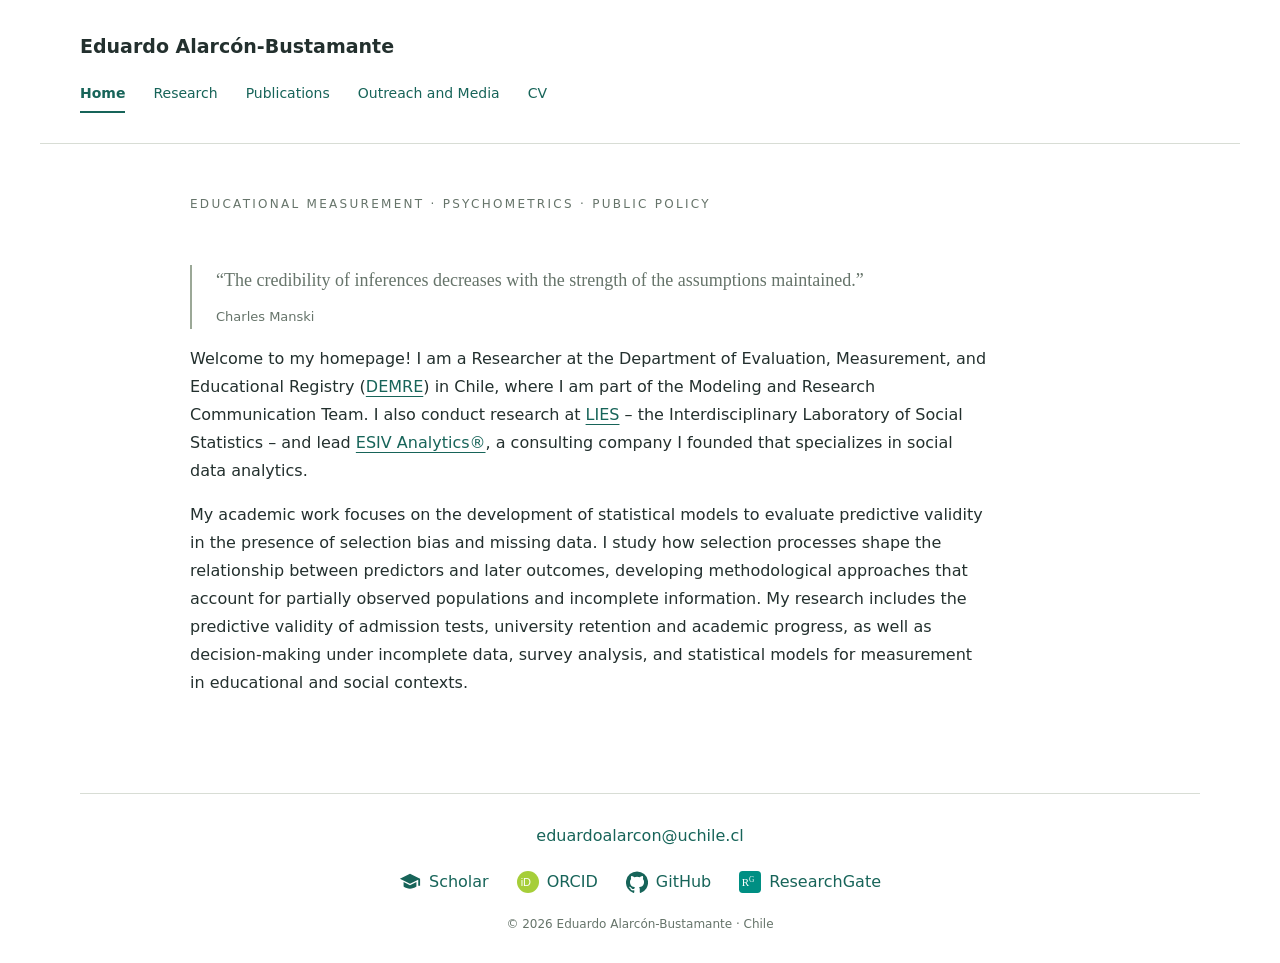
<file: index.html>
<!doctype html>
<html lang="en">
<head>
  <meta charset="utf-8">
  <meta name="viewport" content="width=device-width,initial-scale=1">

  <title>Home | Eduardo Alarcón-Bustamante</title>

  <meta name="description"
        content="Eduardo Alarcón-Bustamante. Research in psychometrics, educational measurement, predictive validity, selection bias and missing data.">

  <link rel="stylesheet" href="style.css">

  <style>
    .profile-footer {
      display: flex;
      flex-direction: column;
      align-items: center;
      gap: 18px;
      text-align: center;
      padding: 28px 20px;
    }

    .profile-email {
      font-size: 16px;
      text-decoration: none;
    }

    .profile-links {
      display: flex;
      justify-content: center;
      flex-wrap: wrap;
      gap: 18px 28px;
    }

    .profile-links a {
      display: inline-flex;
      align-items: center;
      gap: 8px;
      font-size: 16px;
      text-decoration: none;
    }

    .profile-links a:hover,
    .profile-email:hover {
      text-decoration: underline;
    }

    .profile-links svg {
      width: 22px;
      height: 22px;
      flex-shrink: 0;
    }

    .profile-copyright {
      font-size: 12px;
    }
  </style>
</head>

<body>
  <header>
    <a class="brand" href="index.html">
      Eduardo Alarcón-Bustamante
    </a>

    <nav aria-label="Main navigation">
      <a href="index.html" aria-current="page">Home</a>
      <a href="research.html">Research</a>
      <a href="publications.html">Publications</a>
      <a href="outreach.html">Outreach and Media</a>
      <a href="cv.html">CV</a>
    </nav>
  </header>

  <main id="main">
    <p class="eyebrow">
      Educational Measurement · Psychometrics · Public Policy
    </p>

    <div class="content">
      <blockquote>
        “The credibility of inferences decreases with the strength
        of the assumptions maintained.”
        <cite>Charles Manski</cite>
      </blockquote>

      <p>
        Welcome to my homepage! I am a Researcher at the Department
        of Evaluation, Measurement, and Educational Registry
        (<a href="https://uchile.cl/DEMRE"
            target="_blank"
            rel="noopener noreferrer">DEMRE</a>)
        in Chile, where I am part of the Modeling and Research
        Communication Team. I also conduct research at
        <a href="https://lies.mat.uc.cl/"
           target="_blank"
           rel="noopener noreferrer">LIES</a>
        – the Interdisciplinary Laboratory of Social Statistics –
        and lead
        <a href="https://esivanalytics.cl/"
           target="_blank"
           rel="noopener noreferrer">ESIV Analytics®</a>,
        a consulting company I founded that specializes in social
        data analytics.
      </p>

      <p>
        My academic work focuses on the development of statistical
        models to evaluate predictive validity in the presence of
        selection bias and missing data. I study how selection
        processes shape the relationship between predictors and later
        outcomes, developing methodological approaches that account
        for partially observed populations and incomplete information.
        My research includes the predictive validity of admission tests,
        university retention and academic progress, as well as
        decision-making under incomplete data, survey analysis, and
        statistical models for measurement in educational and social
        contexts.
      </p>
    </div>
  </main>

  <footer class="profile-footer">
    <a class="profile-email" href="mailto:eduardoalarcon@uchile.cl">
      eduardoalarcon@uchile.cl
    </a>

    <div class="profile-links">

      <a href="https://scholar.google.com/citations?hl=es&amp;user=qdBU7lgAAAAJ"
         target="_blank"
         rel="noopener noreferrer">
        <svg viewBox="0 0 24 24"
             fill="currentColor"
             aria-hidden="true">
          <path d="M12 3 1 8.5 12 14l9-4.5V16h2V8.5L12 3Zm-7 9v5c4 3 10 3 14 0v-5l-7 3.5L5 12Z"/>
        </svg>
        Scholar
      </a>

      <a href="https://orcid.org/0000-0003-3121-483X"
         target="_blank"
         rel="noopener noreferrer">
        <svg viewBox="0 0 24 24" aria-hidden="true">
          <circle cx="12" cy="12" r="12" fill="#A6CE39"/>
          <text x="4" y="16"
                fill="#ffffff"
                font-family="Arial, sans-serif"
                font-size="12">iD</text>
        </svg>
        ORCID
      </a>

      <a href="https://github.com/edalarconb"
         target="_blank"
         rel="noopener noreferrer">
        <svg viewBox="0 0 24 24"
             fill="currentColor"
             aria-hidden="true">
          <path d="M12 .5a12 12 0 0 0-3.79 23.39c.6.11.82-.26.82-.58v-2.23c-3.34.73-4.04-1.42-4.04-1.42-.55-1.39-1.33-1.76-1.33-1.76-1.09-.75.08-.73.08-.73 1.2.08 1.84 1.23 1.84 1.23 1.07 1.83 2.81 1.3 3.5.99.11-.78.42-1.3.76-1.6-2.66-.3-5.47-1.33-5.47-5.93 0-1.31.47-2.38 1.24-3.22-.12-.3-.54-1.52.12-3.17 0 0 1.01-.32 3.3 1.23a11.5 11.5 0 0 1 6 0c2.29-1.55 3.3-1.23 3.3-1.23.66 1.65.24 2.87.12 3.17.77.84 1.24 1.91 1.24 3.22 0 4.61-2.81 5.63-5.49 5.93.43.37.82 1.1.82 2.22v3.3c0 .32.22.7.83.58A12 12 0 0 0 12 .5Z"/>
        </svg>
        GitHub
      </a>

      <a href="https://www.researchgate.net/profile/Eduardo-Alarcon-Bustamante/research"
         target="_blank"
         rel="noopener noreferrer">
        <svg viewBox="0 0 24 24" aria-hidden="true">
          <rect width="24" height="24" rx="4" fill="#008F83"/>
          <text x="3" y="16"
                fill="#ffffff"
                font-family="Georgia, serif"
                font-size="12">R<tspan baseline-shift="super"
                                    font-size="8">G</tspan></text>
        </svg>
        ResearchGate
      </a>

    </div>

    <span class="profile-copyright">
      © 2026 Eduardo Alarcón-Bustamante · Chile
    </span>
  </footer>
</body>
</html>
</file>
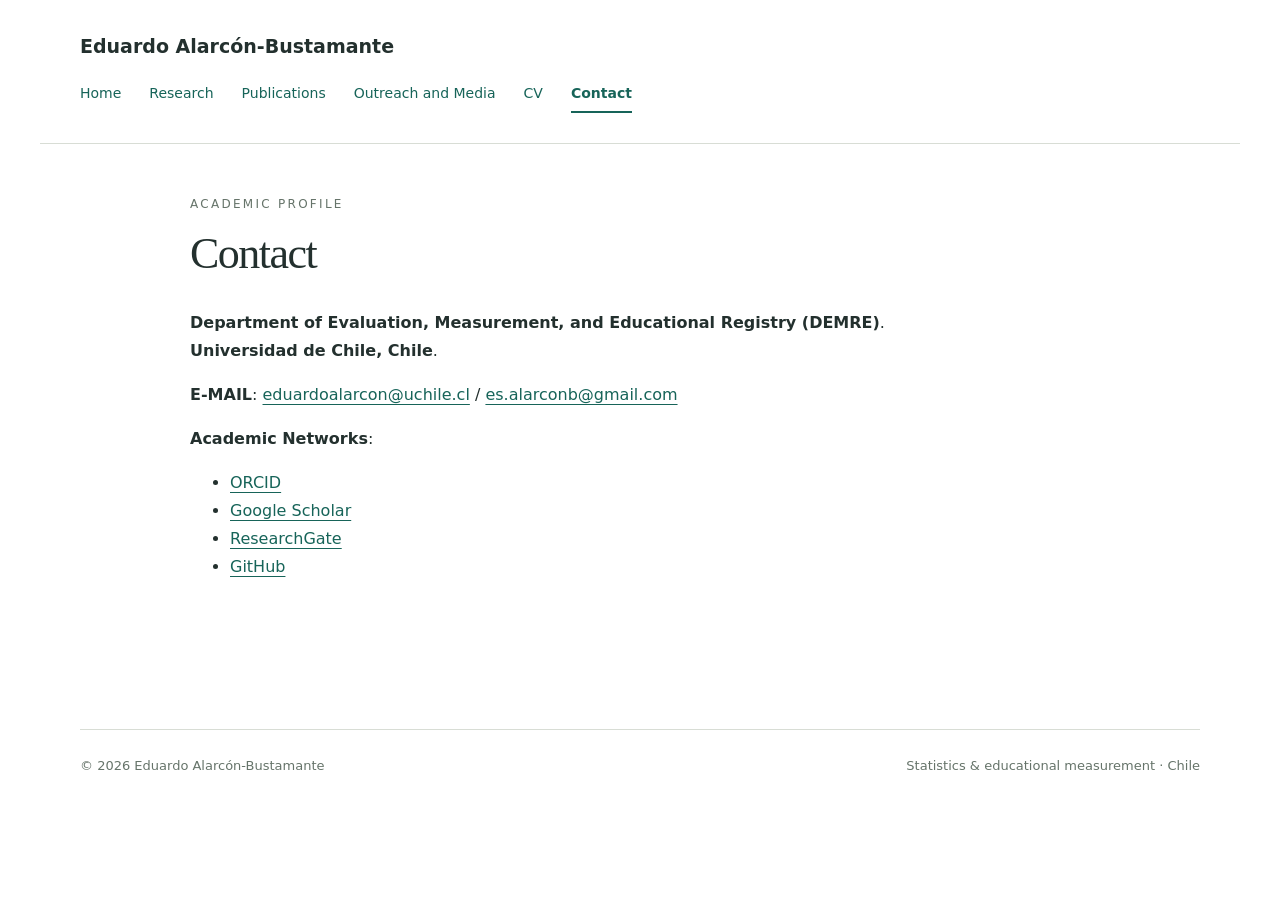
<file: contact.html>
<!doctype html><html lang="en"><head><meta charset="utf-8"><meta name="viewport" content="width=device-width,initial-scale=1"><title>Contact | Eduardo Alarcón-Bustamante</title><meta name="description" content="Contact — Eduardo Alarcón-Bustamante. Research in statistics, predictive validity, selection bias and missing data."><link rel="stylesheet" href="style.css"></head><body><header><a class="brand" href="index.html">Eduardo Alarcón-Bustamante</a><nav aria-label="Main navigation"><a href="index.html">Home</a><a href="research.html">Research</a><a href="publications.html">Publications</a><a href="outreach.html">Outreach and Media</a><a href="cv.html">CV</a><a href="contact.html" aria-current="page">Contact</a></nav></header><main id="main"><p class="eyebrow">Academic profile</p><h1>Contact</h1><div class="content">
<div>
<p><strong>Department of Evaluation, Measurement, and Educational Registry (DEMRE)</strong>. <strong>Universidad de Chile, Chile</strong>.</p>



<p></p>
</div>



<div>
<p><strong>E-MAIL</strong>: <a href="mailto:eduardoalarcon@uchile.cl">eduardoalarcon@uchile.cl</a> / <a href="mailto:es.alarconb@gmail.com">es.alarconb@gmail.com</a></p>



<p></p>
</div>



<div>
<p><strong>Academic Networks</strong>:</p>



<div>
<div>
<ul>
<li><a rel="noreferrer noopener" href="https://orcid.org/0000-0003-3121-483X" target="_blank">ORCID</a></li>



<li><a href="https://scholar.google.com/citations?hl=es&amp;user=qdBU7lgAAAAJ" target="_blank" rel="noreferrer noopener">Google Scholar</a></li>



<li><a href="https://www.researchgate.net/profile/Eduardo-Alarcon-Bustamante/research" target="_blank" rel="noreferrer noopener">ResearchGate</a></li>



<li><a rel="noreferrer noopener" href="https://github.com/edalarconb" target="_blank">GitHub</a></li>
</ul>
</div>
</div>
</div>
</div></main><footer><span>© 2026 Eduardo Alarcón-Bustamante</span><span>Statistics & educational measurement · Chile</span></footer></body></html>
</file>
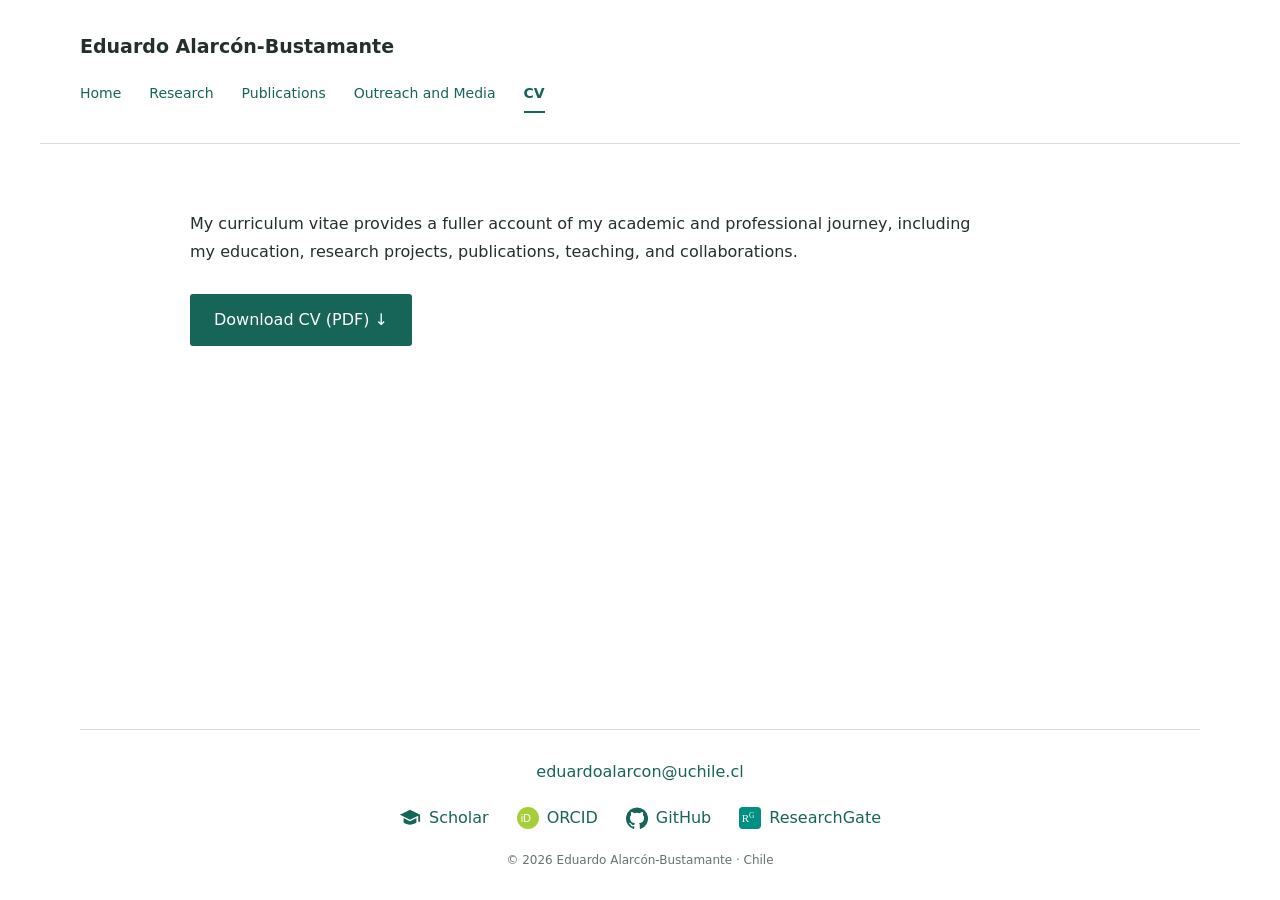
<file: cv.html>
<!doctype html>
<html lang="en">
<head>
  <meta charset="utf-8">
  <meta name="viewport" content="width=device-width,initial-scale=1">
  <title>CV | Eduardo Alarcón-Bustamante</title>
  <meta name="description" content="Curriculum vitae — Eduardo Alarcón-Bustamante. Academic background, research, publications, teaching, and professional experience.">
  <link rel="stylesheet" href="style.css">

  <style>
    .profile-footer {
      display: flex;
      flex-direction: column;
      align-items: center;
      gap: 18px;
      text-align: center;
      padding: 28px 20px;
    }

    .profile-email {
      font-size: 16px;
      text-decoration: none;
    }

    .profile-links {
      display: flex;
      justify-content: center;
      flex-wrap: wrap;
      gap: 18px 28px;
    }

    .profile-links a {
      display: inline-flex;
      align-items: center;
      gap: 8px;
      font-size: 16px;
      text-decoration: none;
    }

    .profile-links a:hover,
    .profile-email:hover {
      text-decoration: underline;
    }

    .profile-links svg {
      width: 22px;
      height: 22px;
      flex-shrink: 0;
    }

    .profile-copyright {
      font-size: 12px;
    }
  </style>
</head>

<body>
  <header>
    <a class="brand" href="index.html">Eduardo Alarcón-Bustamante</a>

    <nav aria-label="Main navigation">
      <a href="index.html">Home</a>
      <a href="research.html">Research</a>
      <a href="publications.html">Publications</a>
      <a href="outreach.html">Outreach and Media</a>
      <a href="cv.html" aria-current="page">CV</a>
    </nav>
  </header>

  <main id="main">
    
    <div class="content">
      <p>
        My curriculum vitae provides a fuller account of my academic
        and professional journey, including my education, research
        projects, publications, teaching, and collaborations.
      </p>

      <a class="button"
         href="assets/cv.pdf"
         download="Eduardo_Alarcon_Bustamante_CV.pdf">
        Download CV (PDF) ↓
      </a>
    </div>
  </main>

  <footer class="profile-footer">
    <a class="profile-email" href="mailto:eduardoalarcon@uchile.cl">
      eduardoalarcon@uchile.cl
    </a>

    <div class="profile-links">
      <a href="https://scholar.google.com/citations?hl=es&amp;user=qdBU7lgAAAAJ"
         target="_blank" rel="noopener noreferrer">
        <svg viewBox="0 0 24 24" fill="currentColor" aria-hidden="true">
          <path d="M12 3 1 8.5 12 14l9-4.5V16h2V8.5L12 3Zm-7 9v5c4 3 10 3 14 0v-5l-7 3.5L5 12Z"/>
        </svg>
        Scholar
      </a>

      <a href="https://orcid.org/0000-0003-3121-483X"
         target="_blank" rel="noopener noreferrer">
        <svg viewBox="0 0 24 24" aria-hidden="true">
          <circle cx="12" cy="12" r="12" fill="#A6CE39"/>
          <text x="4" y="16"
                fill="#ffffff"
                font-family="Arial, sans-serif"
                font-size="12">iD</text>
        </svg>
        ORCID
      </a>

      <a href="https://github.com/ealarconb"
         target="_blank" rel="noopener noreferrer">
        <svg viewBox="0 0 24 24" fill="currentColor" aria-hidden="true">
          <path d="M12 .5a12 12 0 0 0-3.79 23.39c.6.11.82-.26.82-.58v-2.23c-3.34.73-4.04-1.42-4.04-1.42-.55-1.39-1.33-1.76-1.33-1.76-1.09-.75.08-.73.08-.73 1.2.08 1.84 1.23 1.84 1.23 1.07 1.83 2.81 1.3 3.5.99.11-.78.42-1.3.76-1.6-2.66-.3-5.47-1.33-5.47-5.93 0-1.31.47-2.38 1.24-3.22-.12-.3-.54-1.52.12-3.17 0 0 1.01-.32 3.3 1.23a11.5 11.5 0 0 1 6 0c2.29-1.55 3.3-1.23 3.3-1.23.66 1.65.24 2.87.12 3.17.77.84 1.24 1.91 1.24 3.22 0 4.61-2.81 5.63-5.49 5.93.43.37.82 1.1.82 2.22v3.3c0 .32.22.7.83.58A12 12 0 0 0 12 .5Z"/>
        </svg>
        GitHub
      </a>

      <a href="https://www.researchgate.net/profile/Eduardo-Alarcon-Bustamante/research"
         target="_blank" rel="noopener noreferrer">
        <svg viewBox="0 0 24 24" aria-hidden="true">
          <rect width="24" height="24" rx="4" fill="#008F83"/>
          <text x="3" y="16"
                fill="#ffffff"
                font-family="Georgia, serif"
                font-size="12">R<tspan baseline-shift="super"
                                    font-size="8">G</tspan></text>
        </svg>
        ResearchGate
      </a>
    </div>

    <span class="profile-copyright">
      © 2026 Eduardo Alarcón-Bustamante · Chile
    </span>
  </footer>
</body>
</html>
</file>
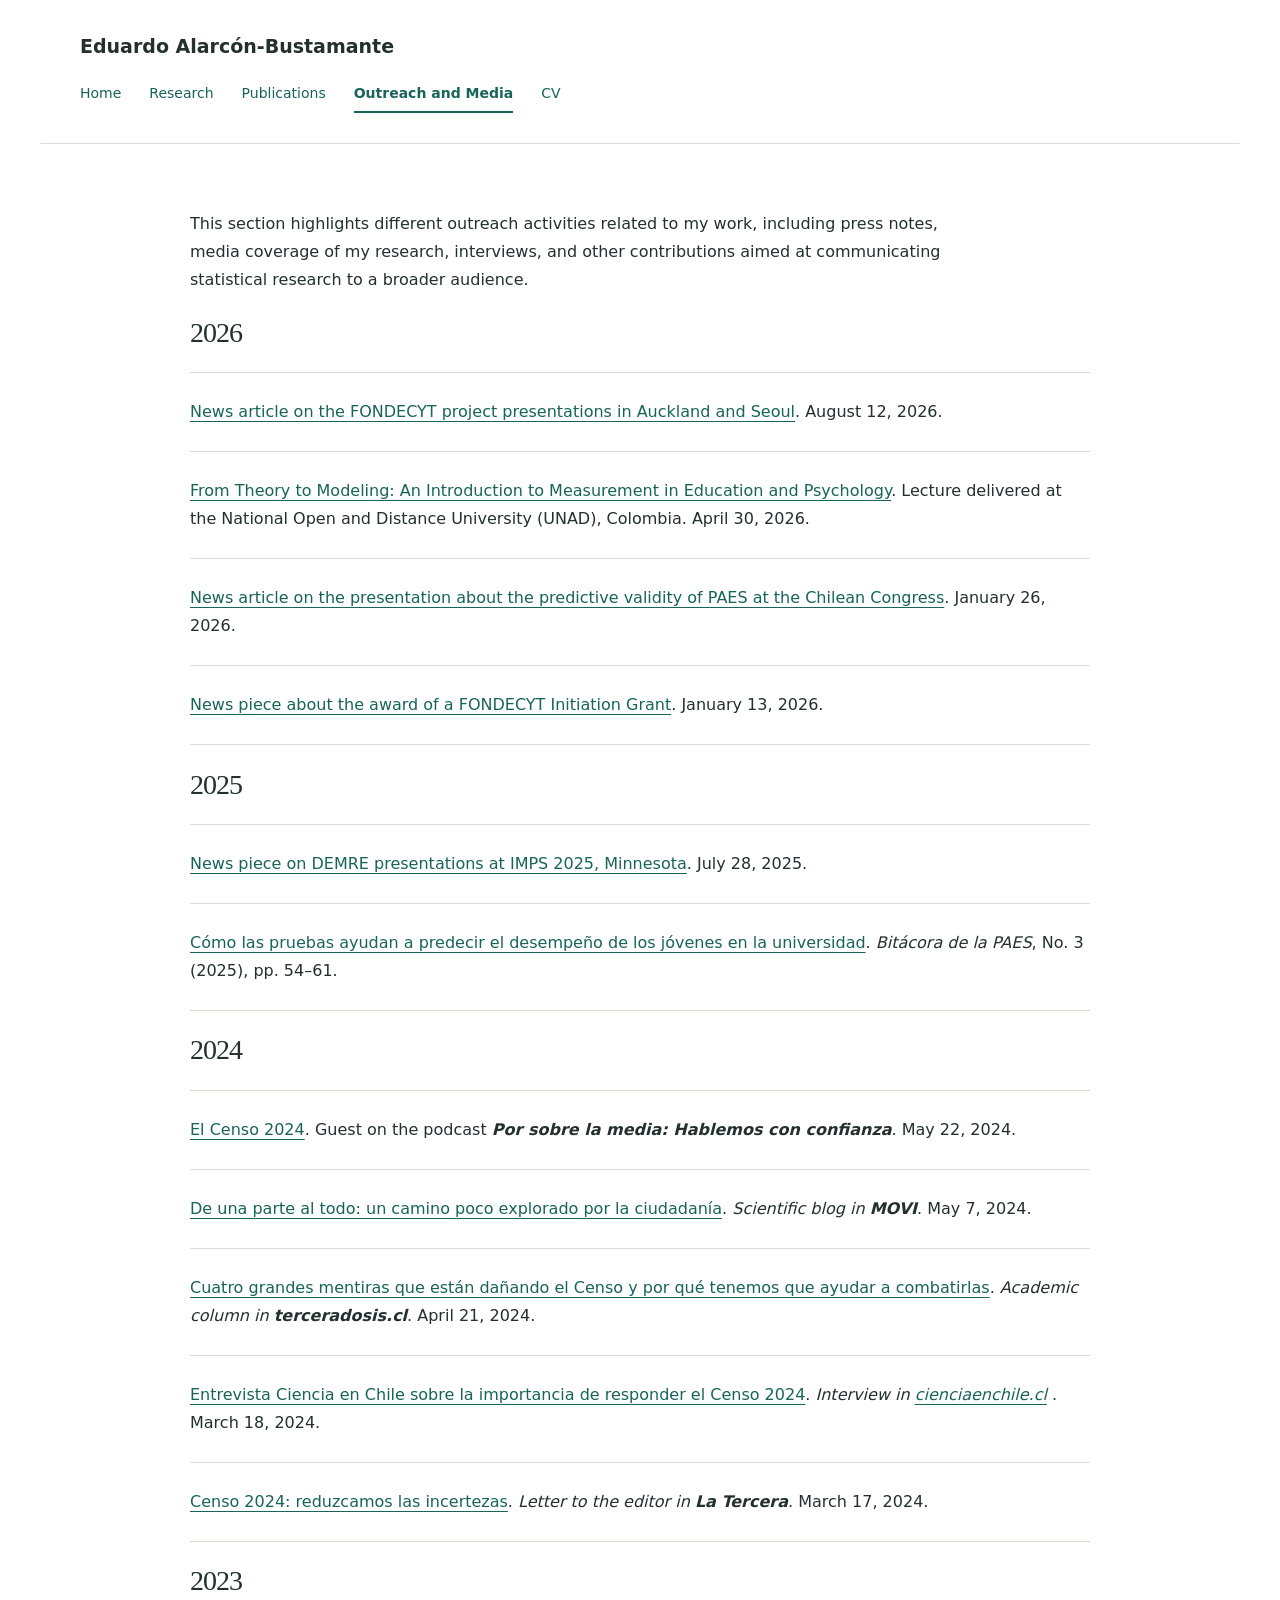
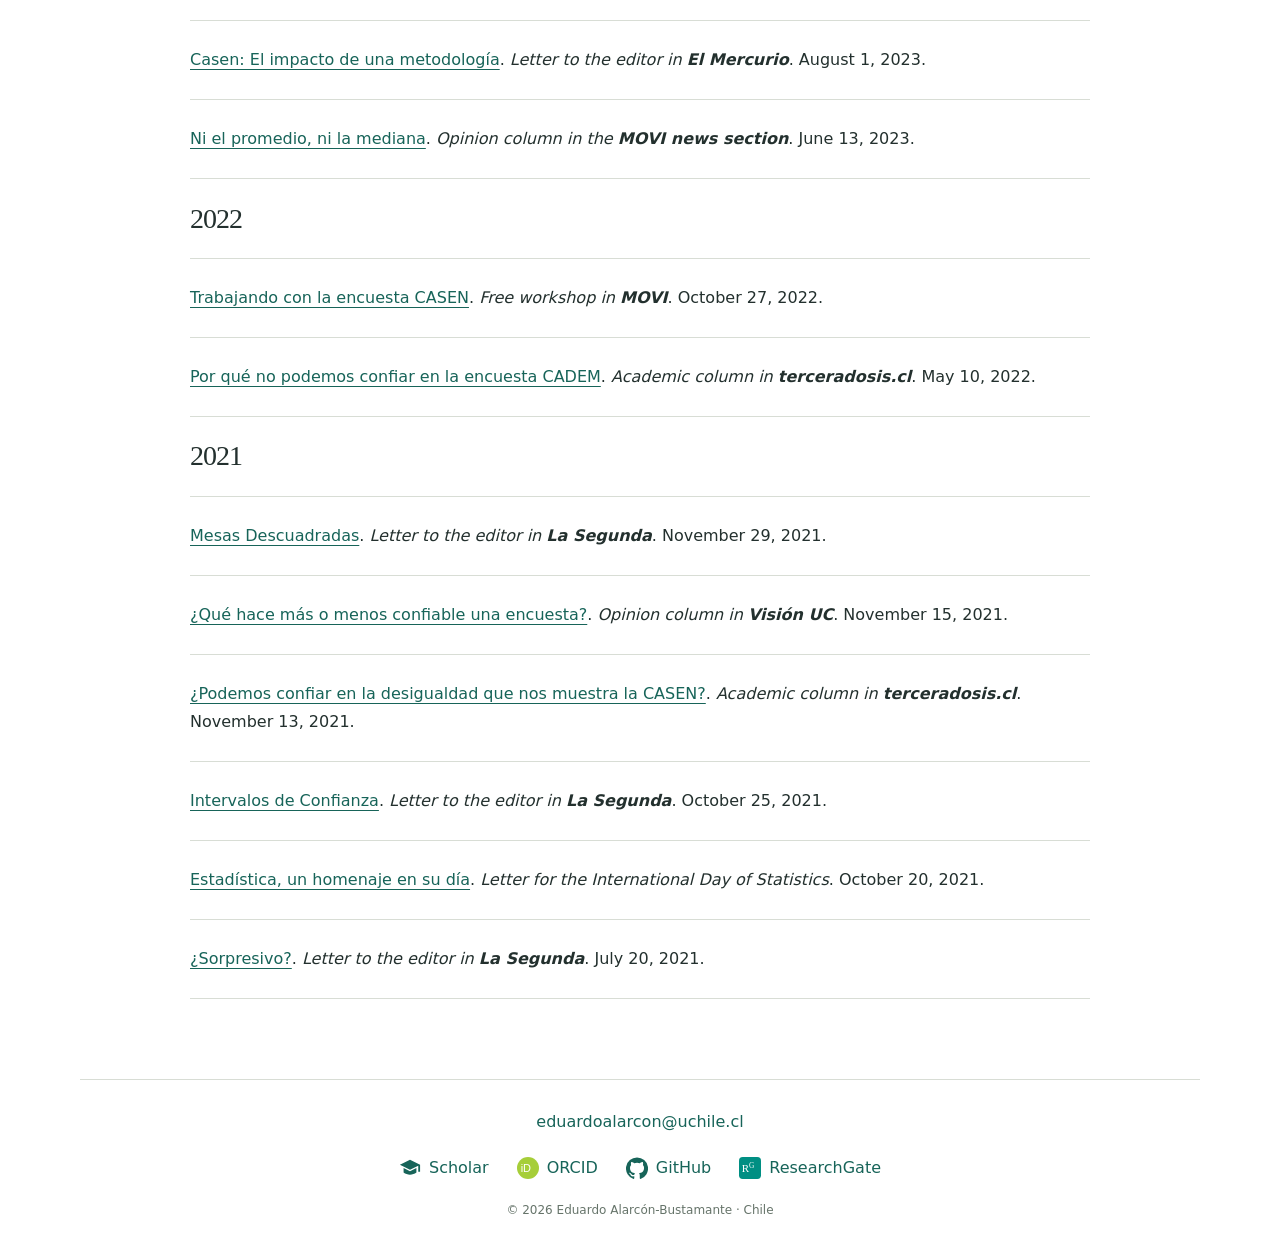
<file: outreach.html>
<!doctype html>
<html lang="en">
<head>
  <meta charset="utf-8">
  <meta name="viewport" content="width=device-width,initial-scale=1">
  <title>Outreach and Media | Eduardo Alarcón-Bustamante</title>
  <meta name="description" content="Outreach and Media — Eduardo Alarcón-Bustamante. Research in statistics, predictive validity, selection bias and missing data.">
  <link rel="stylesheet" href="style.css">

  <style>
    .profile-footer {
      display: flex;
      flex-direction: column;
      align-items: center;
      gap: 18px;
      text-align: center;
      padding: 28px 20px;
    }

    .profile-email {
      font-size: 16px;
      text-decoration: none;
    }

    .profile-links {
      display: flex;
      justify-content: center;
      flex-wrap: wrap;
      gap: 18px 28px;
    }

    .profile-links a {
      display: inline-flex;
      align-items: center;
      gap: 8px;
      font-size: 16px;
      text-decoration: none;
    }

    .profile-links a:hover,
    .profile-email:hover {
      text-decoration: underline;
    }

    .profile-links svg {
      width: 22px;
      height: 22px;
      flex-shrink: 0;
    }

    .profile-copyright {
      font-size: 12px;
    }
  </style>
</head>

<body>
  <header>
    <a class="brand" href="index.html">Eduardo Alarcón-Bustamante</a>

    <nav aria-label="Main navigation">
      <a href="index.html">Home</a>
      <a href="research.html">Research</a>
      <a href="publications.html">Publications</a>
      <a href="outreach.html" aria-current="page">Outreach and Media</a>
      <a href="cv.html">CV</a>
    </nav>
  </header>

  <main id="main">

    <div class="content">
      <p>
        This section highlights different outreach activities related to my
        work, including press notes, media coverage of my research,
        interviews, and other contributions aimed at communicating
        statistical research to a broader audience.
      </p>

      <h2>2026</h2>
      <ol>
        <li>
          <a href="https://demre.cl/noticias/2026-08-12-demre-destaco-avances-en-congresos-internacionales"
             target="_blank" rel="noopener noreferrer">News article on the FONDECYT project presentations in Auckland and Seoul</a>.
          August 12, 2026.
        </li>

        <li>
          <a href="https://www.youtube.com/live/QCKmSs2YNNE"
             target="_blank" rel="noopener noreferrer">From Theory to Modeling: An Introduction to Measurement in Education and Psychology</a>.
          Lecture delivered at the National Open and Distance University
          (UNAD), Colombia. April 30, 2026.
        </li>

        <li>
          <a href="https://demre.cl/noticias/2026-01-26-demre-destaco-validez-predictiva-paes"
             target="_blank" rel="noopener noreferrer">News article on the presentation about the predictive validity of PAES at the Chilean Congress</a>.
          January 26, 2026.
        </li>

        <li>
          <a href="https://demre.cl/noticias/2026-01-13-investigador-demre-adjudico-fondecyt-ponderaciones"
             target="_blank" rel="noopener noreferrer">News piece about the award of a FONDECYT Initiation Grant</a>.
          January 13, 2026.
        </li>
      </ol>

      <h2>2025</h2>
      <ol start="5">
        <li>
          <a href="https://demre.cl/noticias/2025-07-28-profesionales-demre-congreso-internacional"
             target="_blank" rel="noopener noreferrer">News piece on DEMRE presentations at IMPS 2025, Minnesota</a>.
          July 28, 2025.
        </li>

        <li>
          <a href="https://demre.cl/publicaciones/2026/2026-25-06-revista-bitacora-paes-n03"
             target="_blank" rel="noopener noreferrer">Cómo las pruebas ayudan a predecir el desempeño de los jóvenes en la universidad</a>.
          <em>Bitácora de la PAES</em>, No. 3 (2025), pp. 54–61.
        </li>
      </ol>

      <h2>2024</h2>
      <ol start="7">
        <li>
          <a href="https://open.spotify.com/episode/70lKhftzaInGKcpfSWN2qk?si=LJcfA5FBRlCMUGUqIWszJg&amp;context=spotify%3Ashow%3A1ygvqwPDgCP5uirXkMeYnG"
             target="_blank" rel="noopener noreferrer">El Censo 2024</a>.
          Guest on the podcast
          <em><strong>Por sobre la media: Hablemos con confianza</strong></em>.
          May 22, 2024.
        </li>

        <li>
          <a href="https://nucleomovi.cl/blog/de-una-parte-al-todo-un-camino-poco-explorado-por-la-ciudadania-blog-de-eduardo-alarcon-bustamante/"
             target="_blank" rel="noopener noreferrer">De una parte al todo: un camino poco explorado por la ciudadanía</a>.
          <em>Scientific blog in <strong>MOVI</strong></em>.
          May 7, 2024.
        </li>

        <li>
          <a href="https://terceradosis.cl/2024/04/21/cuatro-grandes-mentiras-que-estan-danando-el-censo-y-por-que-tenemos-que-ayudar-a-combatirlas/"
             target="_blank" rel="noopener noreferrer">Cuatro grandes mentiras que están dañando el Censo y por qué tenemos que ayudar a combatirlas</a>.
          <em>Academic column in <strong>terceradosis.cl</strong></em>.
          April 21, 2024.
        </li>

        <li>
          <a href="https://www.cienciaenchile.cl/el-no-responder-el-censo-produce-problemas-de-lo-que-en-estadistica-se-denomina-problema-de-datos-faltantes/"
             target="_blank" rel="noopener noreferrer">Entrevista Ciencia en Chile sobre la importancia de responder el Censo 2024</a>.
          <em>Interview in
            <a href="https://www.cienciaenchile.cl/"
               target="_blank" rel="noopener noreferrer">cienciaenchile.cl</a>
          </em>.
          March 18, 2024.
        </li>

        <li>
          <a href="assets/censo-2024.png"
             target="_blank" rel="noopener noreferrer">Censo 2024: reduzcamos las incertezas</a>.
          <em>Letter to the editor in <strong>La Tercera</strong></em>.
          March 17, 2024.
        </li>
      </ol>

      <h2>2023</h2>
      <ol start="12">
        <li>
          <a href="https://lies.mat.uc.cl/wp-content/uploads/2023/08/Untitled-design.png"
             target="_blank" rel="noopener noreferrer">Casen: El impacto de una metodología</a>.
          <em>Letter to the editor in <strong>El Mercurio</strong></em>.
          August 1, 2023.
        </li>

        <li>
          <a href="https://nucleomovi.cl/noticias-y-eventos/opinion-ni-el-promedio-ni-la-mediana-ernesto-san-martin-y-eduardo-alarcon/"
             target="_blank" rel="noopener noreferrer">Ni el promedio, ni la mediana</a>.
          <em>Opinion column in the <strong>MOVI news section</strong></em>.
          June 13, 2023.
        </li>
      </ol>

      <h2>2022</h2>
      <ol start="14">
        <li>
          <a href="https://www.youtube.com/watch?v=b0OulN-gzZ0"
             target="_blank" rel="noopener noreferrer">Trabajando con la encuesta CASEN</a>.
          <em>Free workshop in <strong>MOVI</strong></em>.
          October 27, 2022.
        </li>

        <li>
          <a href="https://terceradosis.cl/2022/05/10/por-que-no-podemos-confiar-en-la-encuesta-cadem/"
             target="_blank" rel="noopener noreferrer">Por qué no podemos confiar en la encuesta CADEM</a>.
          <em>Academic column in <strong>terceradosis.cl</strong></em>.
          May 10, 2022.
        </li>
      </ol>

      <h2>2021</h2>
      <ol start="16">
        <li>
          <a href="https://lies.mat.uc.cl/wp-content/uploads/2021/11/fraude.png"
             target="_blank" rel="noopener noreferrer">Mesas Descuadradas</a>.
          <em>Letter to the editor in <strong>La Segunda</strong></em>.
          November 29, 2021.
        </li>

        <li>
          <a href="https://www.uc.cl/noticias/que-hace-mas-o-menos-confiable-una-encuesta/"
             target="_blank" rel="noopener noreferrer">¿Qué hace más o menos confiable una encuesta?</a>.
          <em>Opinion column in <strong>Visión UC</strong></em>.
          November 15, 2021.
        </li>

        <li>
          <a href="https://terceradosis.cl/2021/11/13/podemos-confiar-en-la-desigualdad-que-nos-muestra-la-casen/?fbclid=IwAR24QmRyZmm-qHZSWtDwin9zhMAEoO29qO9oir5fBsnLQ6eaL_jidq8Pfv8"
             target="_blank" rel="noopener noreferrer">¿Podemos confiar en la desigualdad que nos muestra la CASEN?</a>.
          <em>Academic column in <strong>terceradosis.cl</strong></em>.
          November 13, 2021.
        </li>

        <li>
          <a href="https://lies.mat.uc.cl/wp-content/uploads/2021/10/laSegunda2510.jpg"
             target="_blank" rel="noopener noreferrer">Intervalos de Confianza</a>.
          <em>Letter to the editor in <strong>La Segunda</strong></em>.
          October 25, 2021.
        </li>

        <li>
          <a href="https://lies.mat.uc.cl/wp-content/uploads/2021/10/DME2021.pdf"
             target="_blank" rel="noopener noreferrer">Estadística, un homenaje en su día</a>.
          <em>Letter for the International Day of Statistics</em>.
          October 20, 2021.
        </li>

        <li>
          <a href="https://lies.mat.uc.cl/wp-content/uploads/2021/07/opinio%CC%81n_ESAB.png"
             target="_blank" rel="noopener noreferrer">¿Sorpresivo?</a>.
          <em>Letter to the editor in <strong>La Segunda</strong></em>.
          July 20, 2021.
        </li>
      </ol>

    </div>
  </main>

  <footer class="profile-footer">
    <a class="profile-email" href="mailto:eduardoalarcon@uchile.cl">
      eduardoalarcon@uchile.cl
    </a>

    <div class="profile-links">
      <a href="https://scholar.google.com/citations?hl=es&amp;user=qdBU7lgAAAAJ"
         target="_blank" rel="noopener noreferrer">
        <svg viewBox="0 0 24 24" fill="currentColor" aria-hidden="true">
          <path d="M12 3 1 8.5 12 14l9-4.5V16h2V8.5L12 3Zm-7 9v5c4 3 10 3 14 0v-5l-7 3.5L5 12Z"/>
        </svg>
        Scholar
      </a>

      <a href="https://orcid.org/0000-0003-3121-483X"
         target="_blank" rel="noopener noreferrer">
        <svg viewBox="0 0 24 24" aria-hidden="true">
          <circle cx="12" cy="12" r="12" fill="#A6CE39"/>
          <text x="4" y="16"
                fill="#ffffff"
                font-family="Arial, sans-serif"
                font-size="12">iD</text>
        </svg>
        ORCID
      </a>

      <a href="https://github.com/edalarconb"
         target="_blank" rel="noopener noreferrer">
        <svg viewBox="0 0 24 24" fill="currentColor" aria-hidden="true">
          <path d="M12 .5a12 12 0 0 0-3.79 23.39c.6.11.82-.26.82-.58v-2.23c-3.34.73-4.04-1.42-4.04-1.42-.55-1.39-1.33-1.76-1.33-1.76-1.09-.75.08-.73.08-.73 1.2.08 1.84 1.23 1.84 1.23 1.07 1.83 2.81 1.3 3.5.99.11-.78.42-1.3.76-1.6-2.66-.3-5.47-1.33-5.47-5.93 0-1.31.47-2.38 1.24-3.22-.12-.3-.54-1.52.12-3.17 0 0 1.01-.32 3.3 1.23a11.5 11.5 0 0 1 6 0c2.29-1.55 3.3-1.23 3.3-1.23.66 1.65.24 2.87.12 3.17.77.84 1.24 1.91 1.24 3.22 0 4.61-2.81 5.63-5.49 5.93.43.37.82 1.1.82 2.22v3.3c0 .32.22.7.83.58A12 12 0 0 0 12 .5Z"/>
        </svg>
        GitHub
      </a>

      <a href="https://www.researchgate.net/profile/Eduardo-Alarcon-Bustamante/research"
         target="_blank" rel="noopener noreferrer">
        <svg viewBox="0 0 24 24" aria-hidden="true">
          <rect width="24" height="24" rx="4" fill="#008F83"/>
          <text x="3" y="16"
                fill="#ffffff"
                font-family="Georgia, serif"
                font-size="12">R<tspan baseline-shift="super"
                                    font-size="8">G</tspan></text>
        </svg>
        ResearchGate
      </a>
    </div>

    <span class="profile-copyright">
      © 2026 Eduardo Alarcón-Bustamante · Chile
    </span>
  </footer>
</body>
</html>
</file>
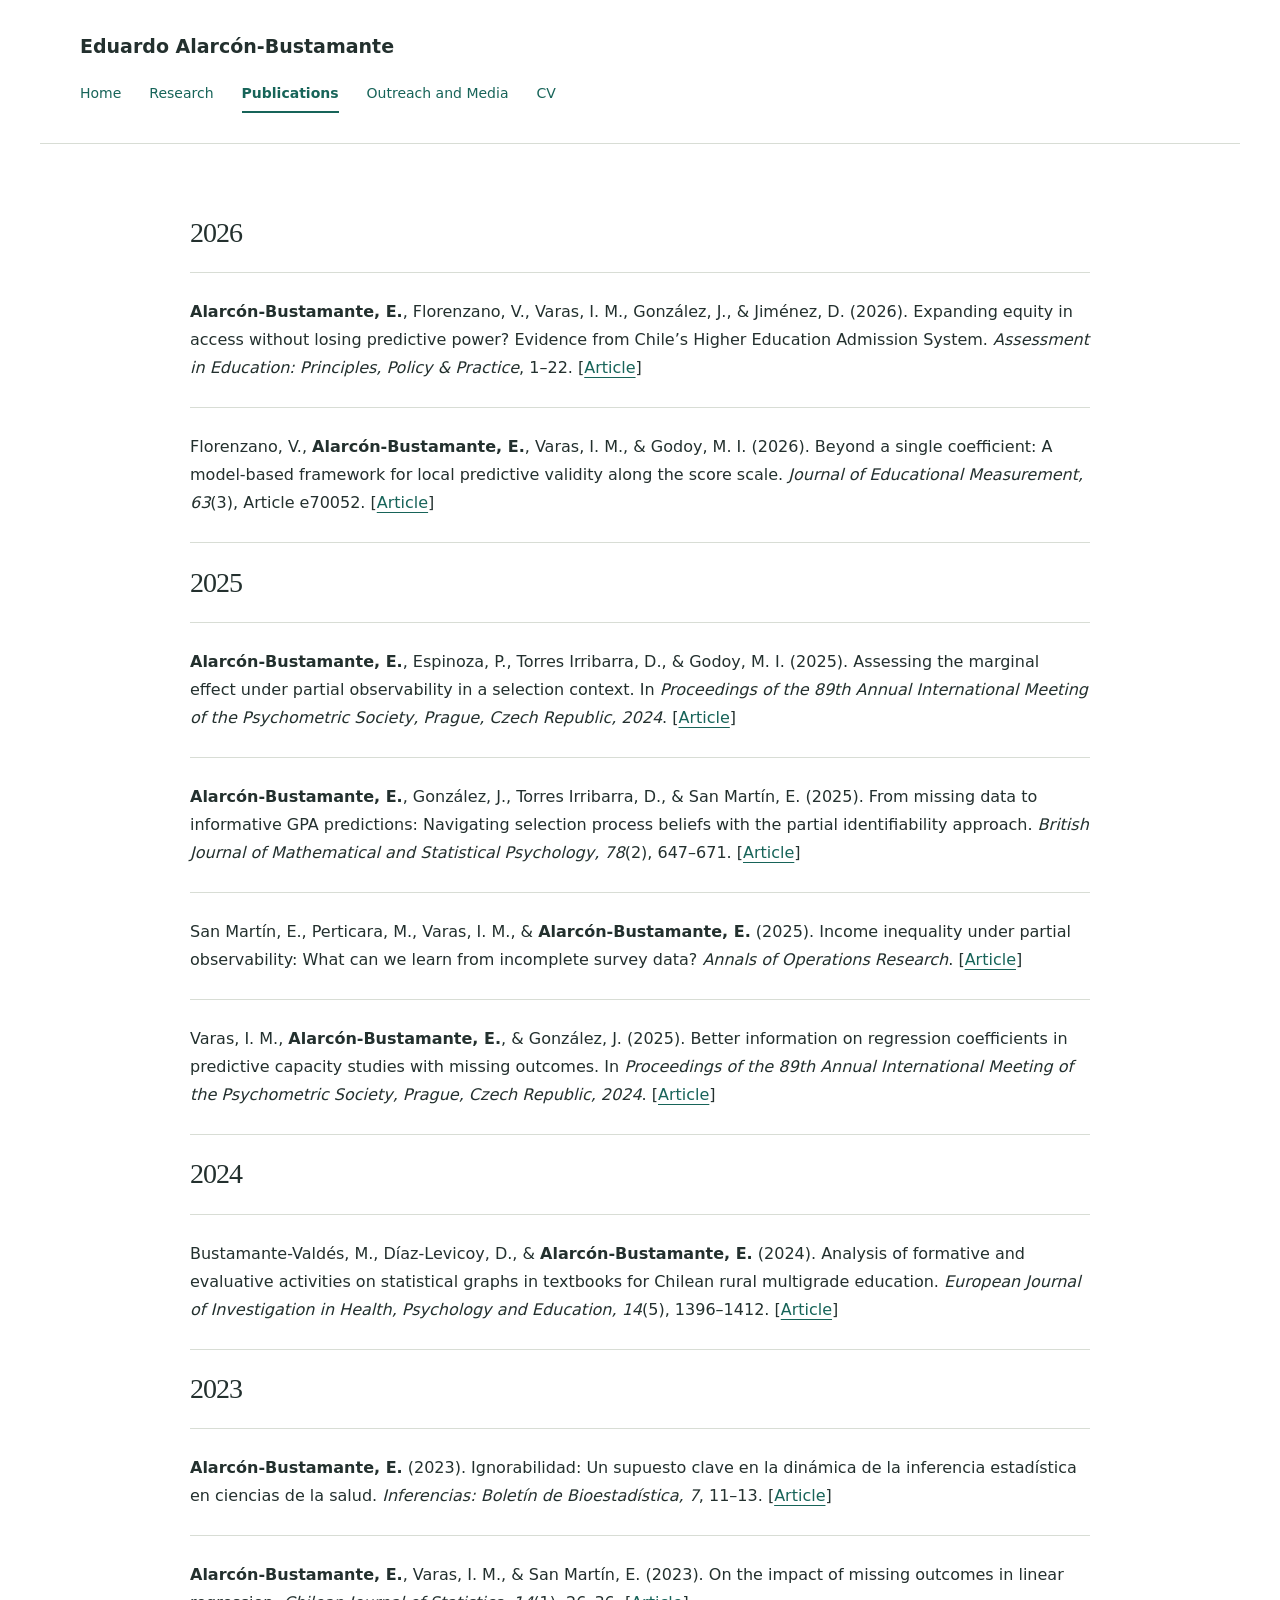
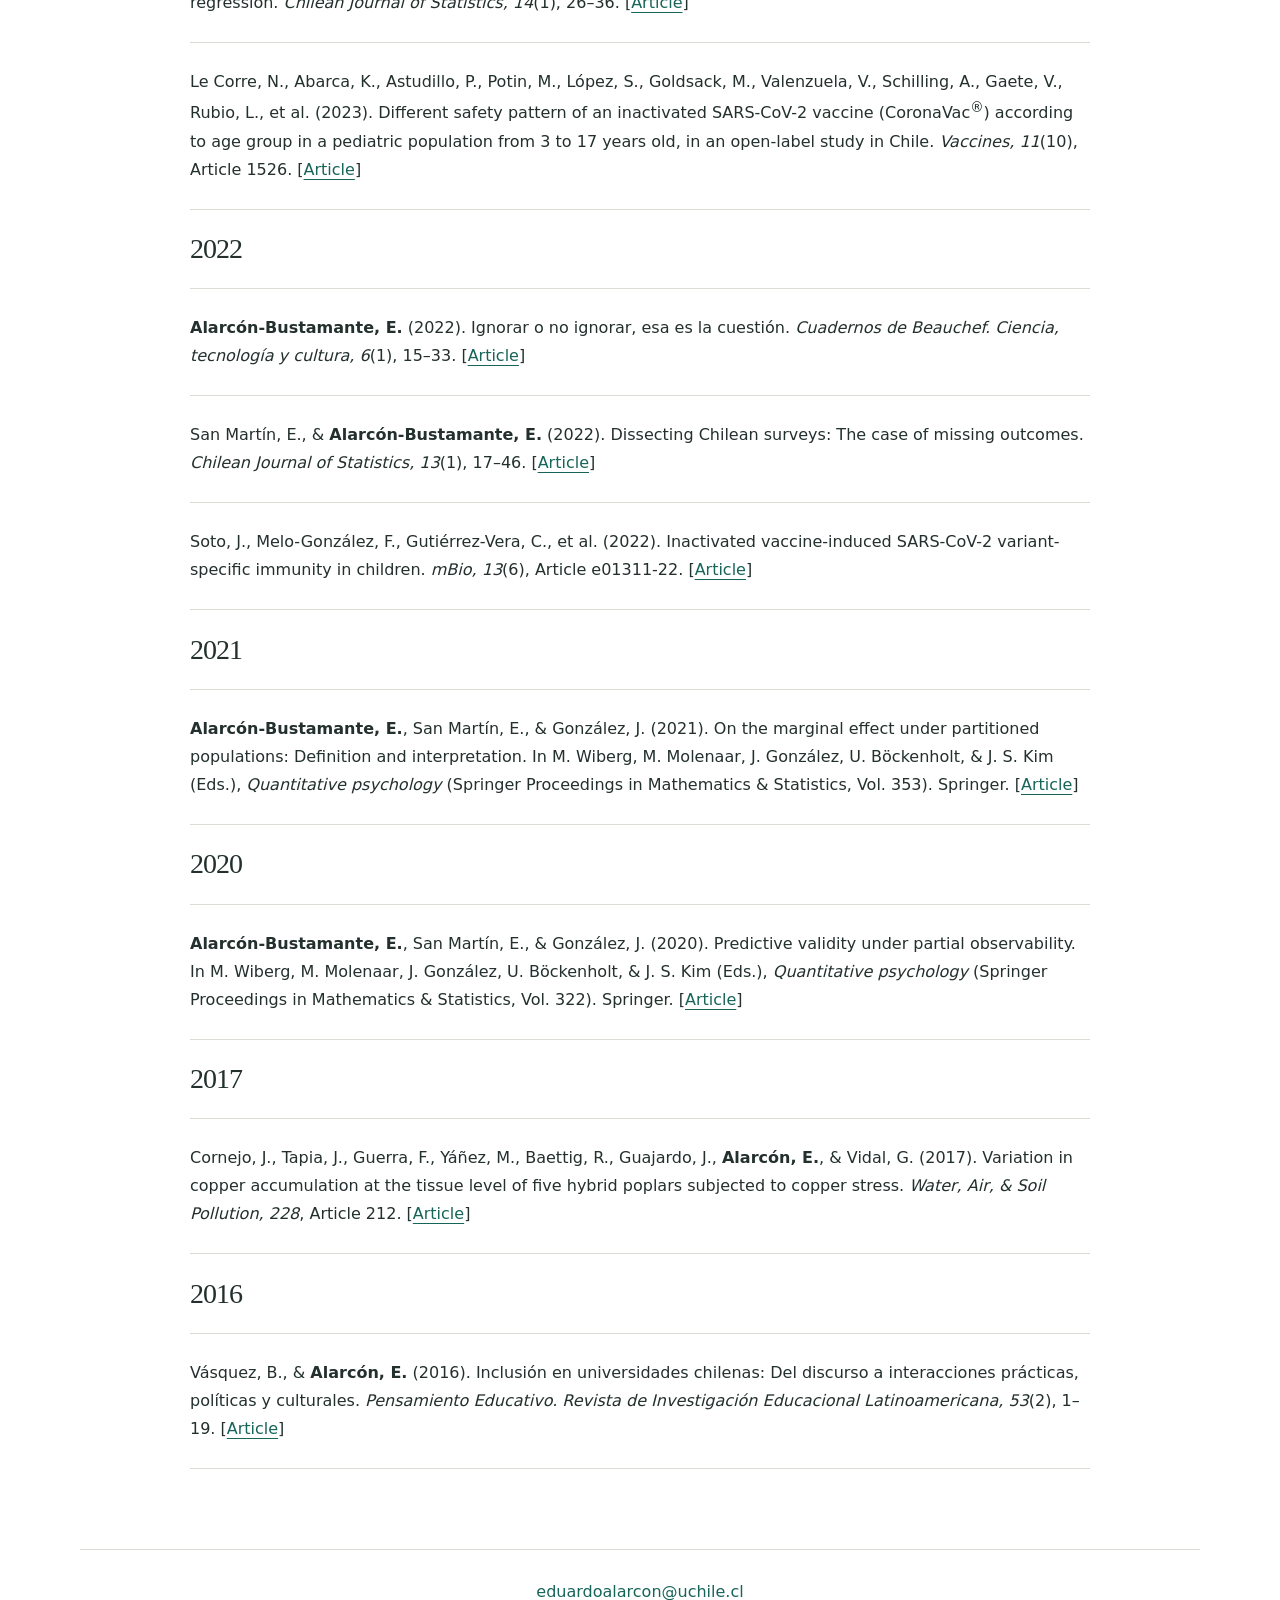
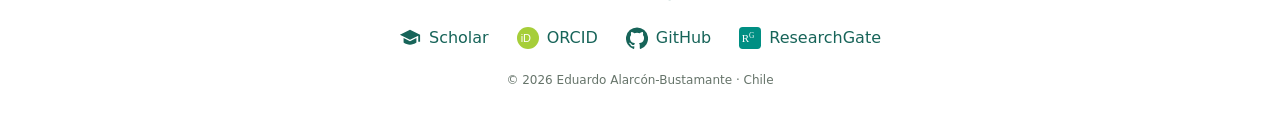
<file: publications.html>
<!doctype html>
<html lang="en">
<head>
  <meta charset="utf-8">
  <meta name="viewport" content="width=device-width,initial-scale=1">
  <title>Publications | Eduardo Alarcón-Bustamante</title>
  <meta name="description" content="Publications — Eduardo Alarcón-Bustamante. Research in statistics, predictive validity, selection bias and missing data.">
  <link rel="stylesheet" href="style.css">

  <style>
    .profile-footer {
      display: flex;
      flex-direction: column;
      align-items: center;
      gap: 18px;
      text-align: center;
      padding: 28px 20px;
    }

    .profile-email {
      font-size: 16px;
      text-decoration: none;
    }

    .profile-links {
      display: flex;
      justify-content: center;
      flex-wrap: wrap;
      gap: 18px 28px;
    }

    .profile-links a {
      display: inline-flex;
      align-items: center;
      gap: 8px;
      font-size: 16px;
      text-decoration: none;
    }

    .profile-links a:hover,
    .profile-email:hover {
      text-decoration: underline;
    }

    .profile-links svg {
      width: 22px;
      height: 22px;
      flex-shrink: 0;
    }

    .profile-copyright {
      font-size: 12px;
    }
  </style>
</head>

<body>
  <header>
    <a class="brand" href="index.html">Eduardo Alarcón-Bustamante</a>

    <nav aria-label="Main navigation">
      <a href="index.html">Home</a>
      <a href="research.html">Research</a>
      <a href="publications.html" aria-current="page">Publications</a>
      <a href="outreach.html">Outreach and Media</a>
      <a href="cv.html">CV</a>
    </nav>
  </header>

  <main id="main">

    <div class="content">

      <h2>2026</h2>
      <ul>
        <li>
          <strong>Alarcón-Bustamante, E.</strong>, Florenzano, V.,
          Varas, I. M., González, J., &amp; Jiménez, D. (2026).
          Expanding equity in access without losing predictive power?
          Evidence from Chile’s Higher Education Admission System.
          <em>Assessment in Education: Principles, Policy &amp; Practice</em>,
          1–22.
          [<a href="https://www.tandfonline.com/doi/full/10.1080/0969594X.2026.2718385"
              target="_blank" rel="noopener noreferrer">Article</a>]
        </li>

        <li>
          Florenzano, V., <strong>Alarcón-Bustamante, E.</strong>,
          Varas, I. M., &amp; Godoy, M. I. (2026).
          Beyond a single coefficient: A model-based framework for local
          predictive validity along the score scale.
          <em>Journal of Educational Measurement, 63</em>(3),
          Article e70052.
          [<a href="https://onlinelibrary.wiley.com/doi/10.1111/jedm.70052?af=R"
              target="_blank" rel="noopener noreferrer">Article</a>]
        </li>
      </ul>

      <h2>2025</h2>
      <ul>
        <li>
          <strong>Alarcón-Bustamante, E.</strong>, Espinoza, P.,
          Torres Irribarra, D., &amp; Godoy, M. I. (2025).
          Assessing the marginal effect under partial observability
          in a selection context.
          In <em>Proceedings of the 89th Annual International Meeting
          of the Psychometric Society, Prague, Czech Republic, 2024</em>.
          [<a href="https://openreview.net/pdf?id=3rU3HjnYwP"
              target="_blank" rel="noopener noreferrer">Article</a>]
        </li>

        <li>
          <strong>Alarcón-Bustamante, E.</strong>, González, J.,
          Torres Irribarra, D., &amp; San Martín, E. (2025).
          From missing data to informative GPA predictions:
          Navigating selection process beliefs with the partial
          identifiability approach.
          <em>British Journal of Mathematical and Statistical Psychology,
          78</em>(2), 647–671.
          [<a href="https://bpspsychub.onlinelibrary.wiley.com/doi/10.1111/bmsp.12377"
              target="_blank" rel="noopener noreferrer">Article</a>]
        </li>

        <li>
          San Martín, E., Perticara, M., Varas, I. M., &amp;
          <strong>Alarcón-Bustamante, E.</strong> (2025).
          Income inequality under partial observability:
          What can we learn from incomplete survey data?
          <em>Annals of Operations Research</em>.
          [<a href="https://link.springer.com/article/10.1007/s10479-025-06825-z"
              target="_blank" rel="noopener noreferrer">Article</a>]
        </li>

        <li>
          Varas, I. M., <strong>Alarcón-Bustamante, E.</strong>,
          &amp; González, J. (2025).
          Better information on regression coefficients in predictive
          capacity studies with missing outcomes.
          In <em>Proceedings of the 89th Annual International Meeting
          of the Psychometric Society, Prague, Czech Republic, 2024</em>.
          [<a href="https://openreview.net/pdf?id=laHzBEpD9G"
              target="_blank" rel="noopener noreferrer">Article</a>]
        </li>
      </ul>

      <h2>2024</h2>
      <ul>
        <li>
          Bustamante-Valdés, M., Díaz-Levicoy, D., &amp;
          <strong>Alarcón-Bustamante, E.</strong> (2024).
          Analysis of formative and evaluative activities on statistical
          graphs in textbooks for Chilean rural multigrade education.
          <em>European Journal of Investigation in Health, Psychology
          and Education, 14</em>(5), 1396–1412.
          [<a href="https://www.mdpi.com/2254-9625/14/5/92"
              target="_blank" rel="noopener noreferrer">Article</a>]
        </li>
      </ul>

      <h2>2023</h2>
      <ul>
        <li>
          <strong>Alarcón-Bustamante, E.</strong> (2023).
          Ignorabilidad: Un supuesto clave en la dinámica de la inferencia
          estadística en ciencias de la salud.
          <em>Inferencias: Boletín de Bioestadística, 7</em>, 11–13.
          [<a href="https://revistasdex.uchile.cl/index.php/int/article/view/12666/12686"
              target="_blank" rel="noopener noreferrer">Article</a>]
        </li>

        <li>
          <strong>Alarcón-Bustamante, E.</strong>, Varas, I. M.,
          &amp; San Martín, E. (2023).
          On the impact of missing outcomes in linear regression.
          <em>Chilean Journal of Statistics, 14</em>(1), 26–36.
          [<a href="http://soche.cl/chjs/volumes/14/ChJS-14-01-02.pdf"
              target="_blank" rel="noopener noreferrer">Article</a>]
        </li>

        <li>
          Le Corre, N., Abarca, K., Astudillo, P., Potin, M., López, S.,
          Goldsack, M., Valenzuela, V., Schilling, A., Gaete, V.,
          Rubio, L., et al. (2023).
          Different safety pattern of an inactivated SARS-CoV-2 vaccine
          (CoronaVac<sup>®</sup>) according to age group in a pediatric
          population from 3 to 17 years old, in an open-label study in Chile.
          <em>Vaccines, 11</em>(10), Article 1526.
          [<a href="https://doi.org/10.3390/vaccines11101526"
              target="_blank" rel="noopener noreferrer">Article</a>]
        </li>
      </ul>

      <h2>2022</h2>
      <ul>
        <li>
          <strong>Alarcón-Bustamante, E.</strong> (2022).
          Ignorar o no ignorar, esa es la cuestión.
          <em>Cuadernos de Beauchef. Ciencia, tecnología y cultura,
          6</em>(1), 15–33.
          [<a href="https://revistasdex.uchile.cl/index.php/cdb/article/view/11776/11803"
              target="_blank" rel="noopener noreferrer">Article</a>]
        </li>

        <li>
          San Martín, E., &amp;
          <strong>Alarcón-Bustamante, E.</strong> (2022).
          Dissecting Chilean surveys: The case of missing outcomes.
          <em>Chilean Journal of Statistics, 13</em>(1), 17–46.
          [<a href="http://soche.cl/chjs/volumes/13/ChJS-13-01-02.pdf"
              target="_blank" rel="noopener noreferrer">Article</a>]
        </li>

        <li>
          Soto, J., Melo-González, F., Gutiérrez-Vera, C., et al. (2022).
          Inactivated vaccine-induced SARS-CoV-2 variant-specific
          immunity in children.
          <em>mBio, 13</em>(6), Article e01311-22.
          [<a href="https://journals.asm.org/doi/epub/10.1128/mbio.01311-22"
              target="_blank" rel="noopener noreferrer">Article</a>]
        </li>
      </ul>

      <h2>2021</h2>
      <ul>
        <li>
          <strong>Alarcón-Bustamante, E.</strong>, San Martín, E.,
          &amp; González, J. (2021).
          On the marginal effect under partitioned populations:
          Definition and interpretation.
          In M. Wiberg, M. Molenaar, J. González, U. Böckenholt,
          &amp; J. S. Kim (Eds.),
          <em>Quantitative psychology</em>
          (Springer Proceedings in Mathematics &amp; Statistics,
          Vol. 353). Springer.
          [<a href="https://link.springer.com/chapter/10.1007/978-3-030-74772-5_15"
              target="_blank" rel="noopener noreferrer">Article</a>]
        </li>
      </ul>

      <h2>2020</h2>
      <ul>
        <li>
          <strong>Alarcón-Bustamante, E.</strong>, San Martín, E.,
          &amp; González, J. (2020).
          Predictive validity under partial observability.
          In M. Wiberg, M. Molenaar, J. González, U. Böckenholt,
          &amp; J. S. Kim (Eds.),
          <em>Quantitative psychology</em>
          (Springer Proceedings in Mathematics &amp; Statistics,
          Vol. 322). Springer.
          [<a href="https://link.springer.com/chapter/10.1007/978-3-030-43469-4_11"
              target="_blank" rel="noopener noreferrer">Article</a>]
        </li>
      </ul>

      <h2>2017</h2>
      <ul>
        <li>
          Cornejo, J., Tapia, J., Guerra, F., Yáñez, M., Baettig, R.,
          Guajardo, J., <strong>Alarcón, E.</strong>, &amp; Vidal, G. (2017).
          Variation in copper accumulation at the tissue level
          of five hybrid poplars subjected to copper stress.
          <em>Water, Air, &amp; Soil Pollution, 228</em>, Article 212.
          [<a href="https://link.springer.com/article/10.1007/s11270-017-3384-7?shared-article-renderer"
              target="_blank" rel="noopener noreferrer">Article</a>]
        </li>
      </ul>

      <h2>2016</h2>
      <ul>
        <li>
          Vásquez, B., &amp; <strong>Alarcón, E.</strong> (2016).
          Inclusión en universidades chilenas: Del discurso a interacciones
          prácticas, políticas y culturales.
          <em>Pensamiento Educativo. Revista de Investigación Educacional
          Latinoamericana, 53</em>(2), 1–19.
          [<a href="http://pensamientoeducativo.uc.cl/index.php/pel/article/view/25981"
              target="_blank" rel="noopener noreferrer">Article</a>]
        </li>
      </ul>

    </div>
  </main>

  <footer class="profile-footer">
    <a class="profile-email" href="mailto:eduardoalarcon@uchile.cl">
      eduardoalarcon@uchile.cl
    </a>

    <div class="profile-links">
      <a href="https://scholar.google.com/citations?hl=es&amp;user=qdBU7lgAAAAJ"
         target="_blank" rel="noopener noreferrer">
        <svg viewBox="0 0 24 24" fill="currentColor" aria-hidden="true">
          <path d="M12 3 1 8.5 12 14l9-4.5V16h2V8.5L12 3Zm-7 9v5c4 3 10 3 14 0v-5l-7 3.5L5 12Z"/>
        </svg>
        Scholar
      </a>

      <a href="https://orcid.org/0000-0003-3121-483X"
         target="_blank" rel="noopener noreferrer">
        <svg viewBox="0 0 24 24" aria-hidden="true">
          <circle cx="12" cy="12" r="12" fill="#A6CE39"/>
          <text x="4" y="16" fill="#ffffff"
                font-family="Arial, sans-serif" font-size="12">iD</text>
        </svg>
        ORCID
      </a>

      <a href="https://github.com/edalarconb"
         target="_blank" rel="noopener noreferrer">
        <svg viewBox="0 0 24 24" fill="currentColor" aria-hidden="true">
          <path d="M12 .5a12 12 0 0 0-3.79 23.39c.6.11.82-.26.82-.58v-2.23c-3.34.73-4.04-1.42-4.04-1.42-.55-1.39-1.33-1.76-1.33-1.76-1.09-.75.08-.73.08-.73 1.2.08 1.84 1.23 1.84 1.23 1.07 1.83 2.81 1.3 3.5.99.11-.78.42-1.3.76-1.6-2.66-.3-5.47-1.33-5.47-5.93 0-1.31.47-2.38 1.24-3.22-.12-.3-.54-1.52.12-3.17 0 0 1.01-.32 3.3 1.23a11.5 11.5 0 0 1 6 0c2.29-1.55 3.3-1.23 3.3-1.23.66 1.65.24 2.87.12 3.17.77.84 1.24 1.91 1.24 3.22 0 4.61-2.81 5.63-5.49 5.93.43.37.82 1.1.82 2.22v3.3c0 .32.22.7.83.58A12 12 0 0 0 12 .5Z"/>
        </svg>
        GitHub
      </a>

      <a href="https://www.researchgate.net/profile/Eduardo-Alarcon-Bustamante/research"
         target="_blank" rel="noopener noreferrer">
        <svg viewBox="0 0 24 24" aria-hidden="true">
          <rect width="24" height="24" rx="4" fill="#008F83"/>
          <text x="3" y="16" fill="#ffffff"
                font-family="Georgia, serif" font-size="12">R<tspan
                baseline-shift="super" font-size="8">G</tspan></text>
        </svg>
        ResearchGate
      </a>
    </div>

    <span class="profile-copyright">
      © 2026 Eduardo Alarcón-Bustamante · Chile
    </span>
  </footer>
</body>
</html>
</file>
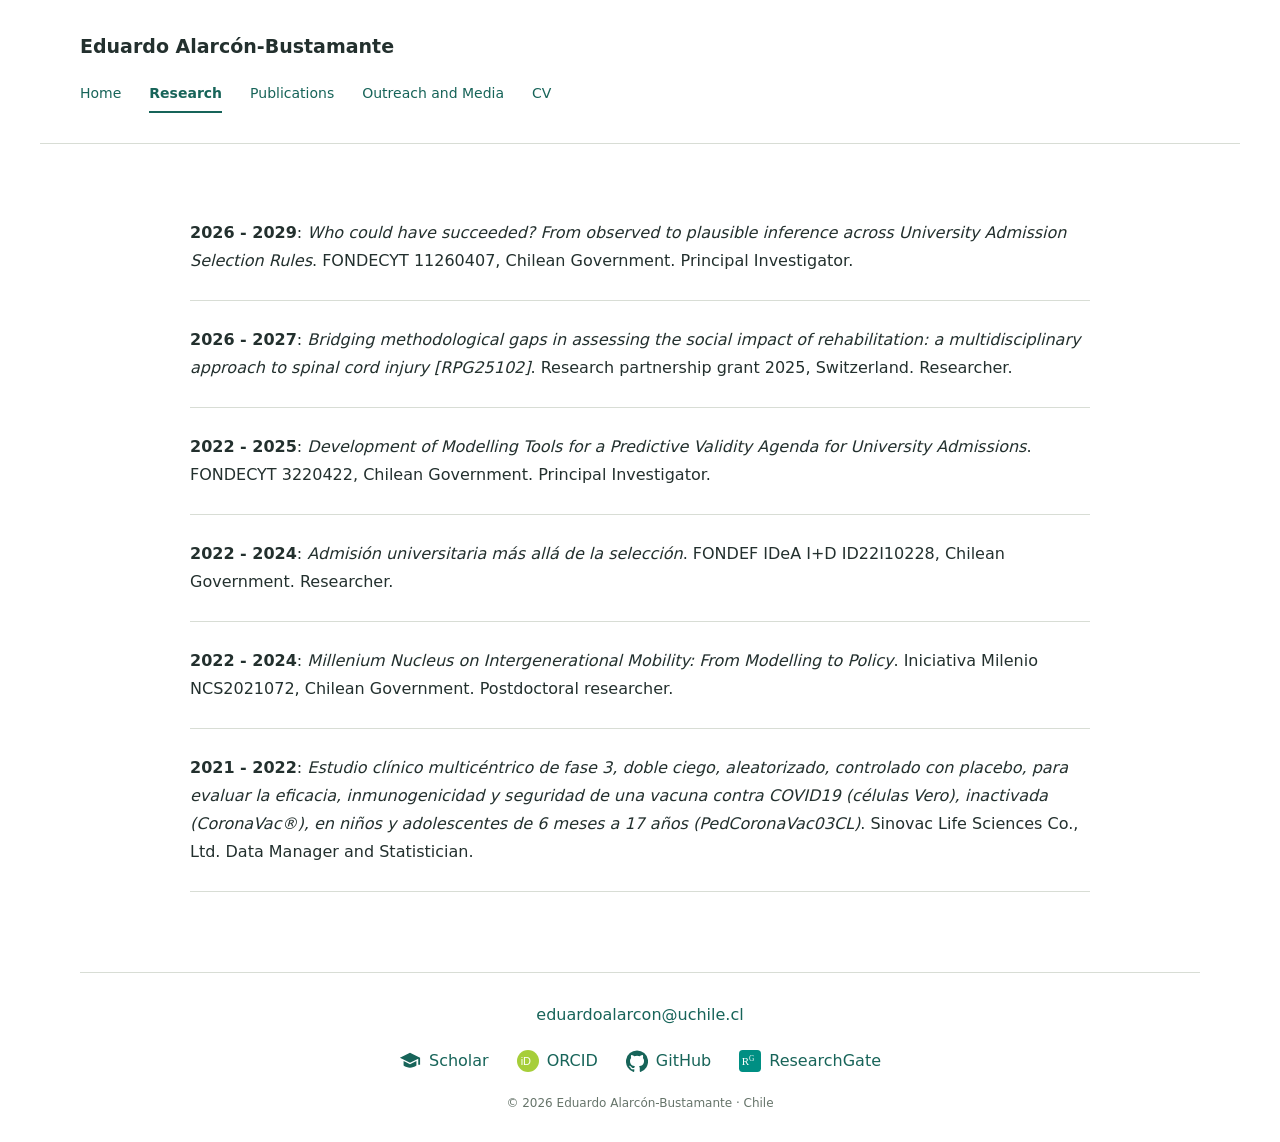
<file: research.html>
<!doctype html>
<html lang="en">
<head>
  <meta charset="utf-8">
  <meta name="viewport" content="width=device-width,initial-scale=1">

  <title>Research | Eduardo Alarcón-Bustamante</title>

  <meta name="description"
        content="Research — Eduardo Alarcón-Bustamante. Research in statistics, predictive validity, selection bias and missing data.">

  <link rel="stylesheet" href="style.css">

    <style>
    .content > ul > li:first-child {
      border-top: none;
    }

    .profile-footer {
      display: flex;
      flex-direction: column;
      align-items: center;
      gap: 18px;
      text-align: center;
      padding: 28px 20px;
    }

    .profile-email {
      font-size: 16px;
      text-decoration: none;
    }

    .profile-links {
      display: flex;
      justify-content: center;
      flex-wrap: wrap;
      gap: 18px 28px;
    }

    .profile-links a {
      display: inline-flex;
      align-items: center;
      gap: 8px;
      font-size: 16px;
      text-decoration: none;
    }

    .profile-links a:hover,
    .profile-email:hover {
      text-decoration: underline;
    }

    .profile-links svg {
      width: 22px;
      height: 22px;
      flex-shrink: 0;
    }

    .profile-copyright {
      font-size: 12px;
    }
  </style>
</head>

<body>
  <header>
    <a class="brand" href="index.html">
      Eduardo Alarcón-Bustamante
    </a>

    <nav aria-label="Main navigation">
      <a href="index.html">Home</a>
      <a href="research.html" aria-current="page">Research</a>
      <a href="publications.html">Publications</a>
      <a href="outreach.html">Outreach and Media</a>
      <a href="cv.html">CV</a>
    </nav>
  </header>

  <main id="main">

    <div class="content">
      <ul>
        <li>
          <strong>2026 - 2029</strong>:
          <em>Who could have succeeded? From observed to plausible
          inference across University Admission Selection Rules</em>.
          FONDECYT 11260407, Chilean Government.
          Principal Investigator.
        </li>

        <li>
          <strong>2026 - 2027</strong>:
          <em>Bridging methodological gaps in assessing the social
          impact of rehabilitation: a multidisciplinary approach
          to spinal cord injury</em> <em>[RPG25102]</em>.
          Research partnership grant 2025, Switzerland.
          Researcher.
        </li>

        <li>
          <strong>2022 - 2025</strong>:
          <em>Development of Modelling Tools for a Predictive Validity
          Agenda for University Admissions</em>.
          FONDECYT 3220422, Chilean Government.
          Principal Investigator.
        </li>

        <li>
          <strong>2022 - 2024</strong>:
          <em>Admisión universitaria más allá de la selección</em>.
          FONDEF IDeA I+D ID22I10228, Chilean Government.
          Researcher.
        </li>

        <li>
          <strong>2022 - 2024</strong>:
          <em>Millenium Nucleus on Intergenerational Mobility:
          From Modelling to Policy</em>.
          Iniciativa Milenio NCS2021072, Chilean Government.
          Postdoctoral researcher.
        </li>

        <li>
          <strong>2021 - 2022</strong>:
          <em>Estudio clínico multicéntrico de fase 3, doble ciego,
          aleatorizado, controlado con placebo, para evaluar la eficacia,
          inmunogenicidad y seguridad de una vacuna contra COVID19
          (células Vero), inactivada (CoronaVac®), en niños y adolescentes
          de 6 meses a 17 años (PedCoronaVac03CL)</em>.
          Sinovac Life Sciences Co., Ltd.
          Data Manager and Statistician.
        </li>
      </ul>
    </div>
  </main>

  <footer class="profile-footer">
    <a class="profile-email" href="mailto:eduardoalarcon@uchile.cl">
      eduardoalarcon@uchile.cl
    </a>

    <div class="profile-links">
      <a href="https://scholar.google.com/citations?hl=es&amp;user=qdBU7lgAAAAJ"
         target="_blank"
         rel="noopener noreferrer">
        <svg viewBox="0 0 24 24"
             fill="currentColor"
             aria-hidden="true">
          <path d="M12 3 1 8.5 12 14l9-4.5V16h2V8.5L12 3Zm-7 9v5c4 3 10 3 14 0v-5l-7 3.5L5 12Z"/>
        </svg>
        Scholar
      </a>

      <a href="https://orcid.org/0000-0003-3121-483X"
         target="_blank"
         rel="noopener noreferrer">
        <svg viewBox="0 0 24 24" aria-hidden="true">
          <circle cx="12" cy="12" r="12" fill="#A6CE39"/>
          <text x="4" y="16"
                fill="#ffffff"
                font-family="Arial, sans-serif"
                font-size="12">iD</text>
        </svg>
        ORCID
      </a>

      <a href="https://github.com/edalarconb"
         target="_blank"
         rel="noopener noreferrer">
        <svg viewBox="0 0 24 24"
             fill="currentColor"
             aria-hidden="true">
          <path d="M12 .5a12 12 0 0 0-3.79 23.39c.6.11.82-.26.82-.58v-2.23c-3.34.73-4.04-1.42-4.04-1.42-.55-1.39-1.33-1.76-1.33-1.76-1.09-.75.08-.73.08-.73 1.2.08 1.84 1.23 1.84 1.23 1.07 1.83 2.81 1.3 3.5.99.11-.78.42-1.3.76-1.6-2.66-.3-5.47-1.33-5.47-5.93 0-1.31.47-2.38 1.24-3.22-.12-.3-.54-1.52.12-3.17 0 0 1.01-.32 3.3 1.23a11.5 11.5 0 0 1 6 0c2.29-1.55 3.3-1.23 3.3-1.23.66 1.65.24 2.87.12 3.17.77.84 1.24 1.91 1.24 3.22 0 4.61-2.81 5.63-5.49 5.93.43.37.82 1.1.82 2.22v3.3c0 .32.22.7.83.58A12 12 0 0 0 12 .5Z"/>
        </svg>
        GitHub
      </a>

      <a href="https://www.researchgate.net/profile/Eduardo-Alarcon-Bustamante/research"
         target="_blank"
         rel="noopener noreferrer">
        <svg viewBox="0 0 24 24" aria-hidden="true">
          <rect width="24" height="24" rx="4" fill="#008F83"/>
          <text x="3" y="16"
                fill="#ffffff"
                font-family="Georgia, serif"
                font-size="12">R<tspan baseline-shift="super"
                                    font-size="8">G</tspan></text>
        </svg>
        ResearchGate
      </a>
    </div>

    <span class="profile-copyright">
      © 2026 Eduardo Alarcón-Bustamante · Chile
    </span>
  </footer>
</body>
</html>
</file>
<file: style.css>
* {
  box-sizing: border-box;
}

body {
  margin: 0;
  background: #ffffff;
  color: #23302e;
  font: 16px/1.75 system-ui, -apple-system,
    BlinkMacSystemFont, "Segoe UI", sans-serif;
}

a {
  color: #176459;
  text-underline-offset: 4px;
}

a:hover {
  color: #102e29;
}

header {
  max-width: 1200px;
  margin: auto;
  padding: 30px 40px;
  border-bottom: 1px solid #d8ddd5;
}

.brand {
  font-size: 19px;
  text-decoration: none;
  color: #23302e;
  font-weight: 650;
}

nav {
  display: flex;
  flex-wrap: wrap;
  gap: 12px 28px;
  margin-top: 18px;
}

nav a {
  font-size: 14px;
  text-decoration: none;
  padding-bottom: 5px;
}

nav a[aria-current] {
  border-bottom: 2px solid #176459;
  font-weight: 700;
}

main {
  max-width: 980px;
  margin: auto;
  padding: 50px 40px 80px;
  min-height: 65vh;
}

.eyebrow {
  font-size: 12px;
  letter-spacing: .19em;
  text-transform: uppercase;
  color: #66746a;
  margin: 0 0 14px;
}

h1,
h2 {
  font-family: Georgia, serif;
  font-weight: 400;
  line-height: 1.15;
  letter-spacing: -.035em;
}

h1 {
  font-size: clamp(32px, 4vw, 44px);
  margin: 0 0 30px;
}

h2 {
  font-size: 28px;
}

.intro {
  font-size: 19px;
  line-height: 1.6;
  color: #4d6055;
  margin-bottom: 30px;
  max-width: 750px;
}

.content p {
  max-width: 800px;
}

.content > ul,
.content > ol {
  list-style: none;
  padding: 0;
  margin: 0;
}

.content > ul > li,
.content > ol > li {
  padding: 25px 0;
  border-top: 1px solid #d8ddd5;
}

.content > ul > li:last-child,
.content > ol > li:last-child {
  border-bottom: 1px solid #d8ddd5;
}

footer {
  max-width: 1120px;
  margin: auto;
  padding: 25px 0 40px;
  border-top: 1px solid #d8ddd5;
  font-size: 13px;
  color: #66746a;
  display: flex;
  justify-content: space-between;
  gap: 20px;
}

.button {
  display: inline-block;
  background: #176459;
  color: white;
  text-decoration: none;
  padding: 12px 24px;
  border-radius: 3px;
  margin: 12px 0;
}

.button:hover {
  background: #102e29;
  color: white;
}

.home-links {
  display: flex;
  gap: 25px;
  flex-wrap: wrap;
  margin-top: 40px;
  padding-top: 25px;
  border-top: 1px solid #d8ddd5;
}

.home-links a {
  font-size: 15px;
}

blockquote {
  border-left: 2px solid #9ba897;
  margin: 50px 0 0;
  padding-left: 24px;
  color: #66746a;
  font-family: Georgia, serif;
  font-size: 18px;
}

blockquote cite {
  display: block;
  font-family: system-ui, sans-serif;
  font-size: 13px;
  margin-top: 10px;
  font-style: normal;
}

.wp-block-group,
.wp-block-columns,
.wp-block-column {
  display: contents;
}

@media (max-width: 650px) {
  header {
    padding: 22px;
  }

  main {
    padding: 35px 22px 65px;
  }

  nav {
    gap: 10px 20px;
  }

  footer {
    margin: 0 22px;
    display: block;
  }

  h1 {
    font-size: 32px;
  }

  .intro {
    font-size: 18px;
  }
}
</file>
